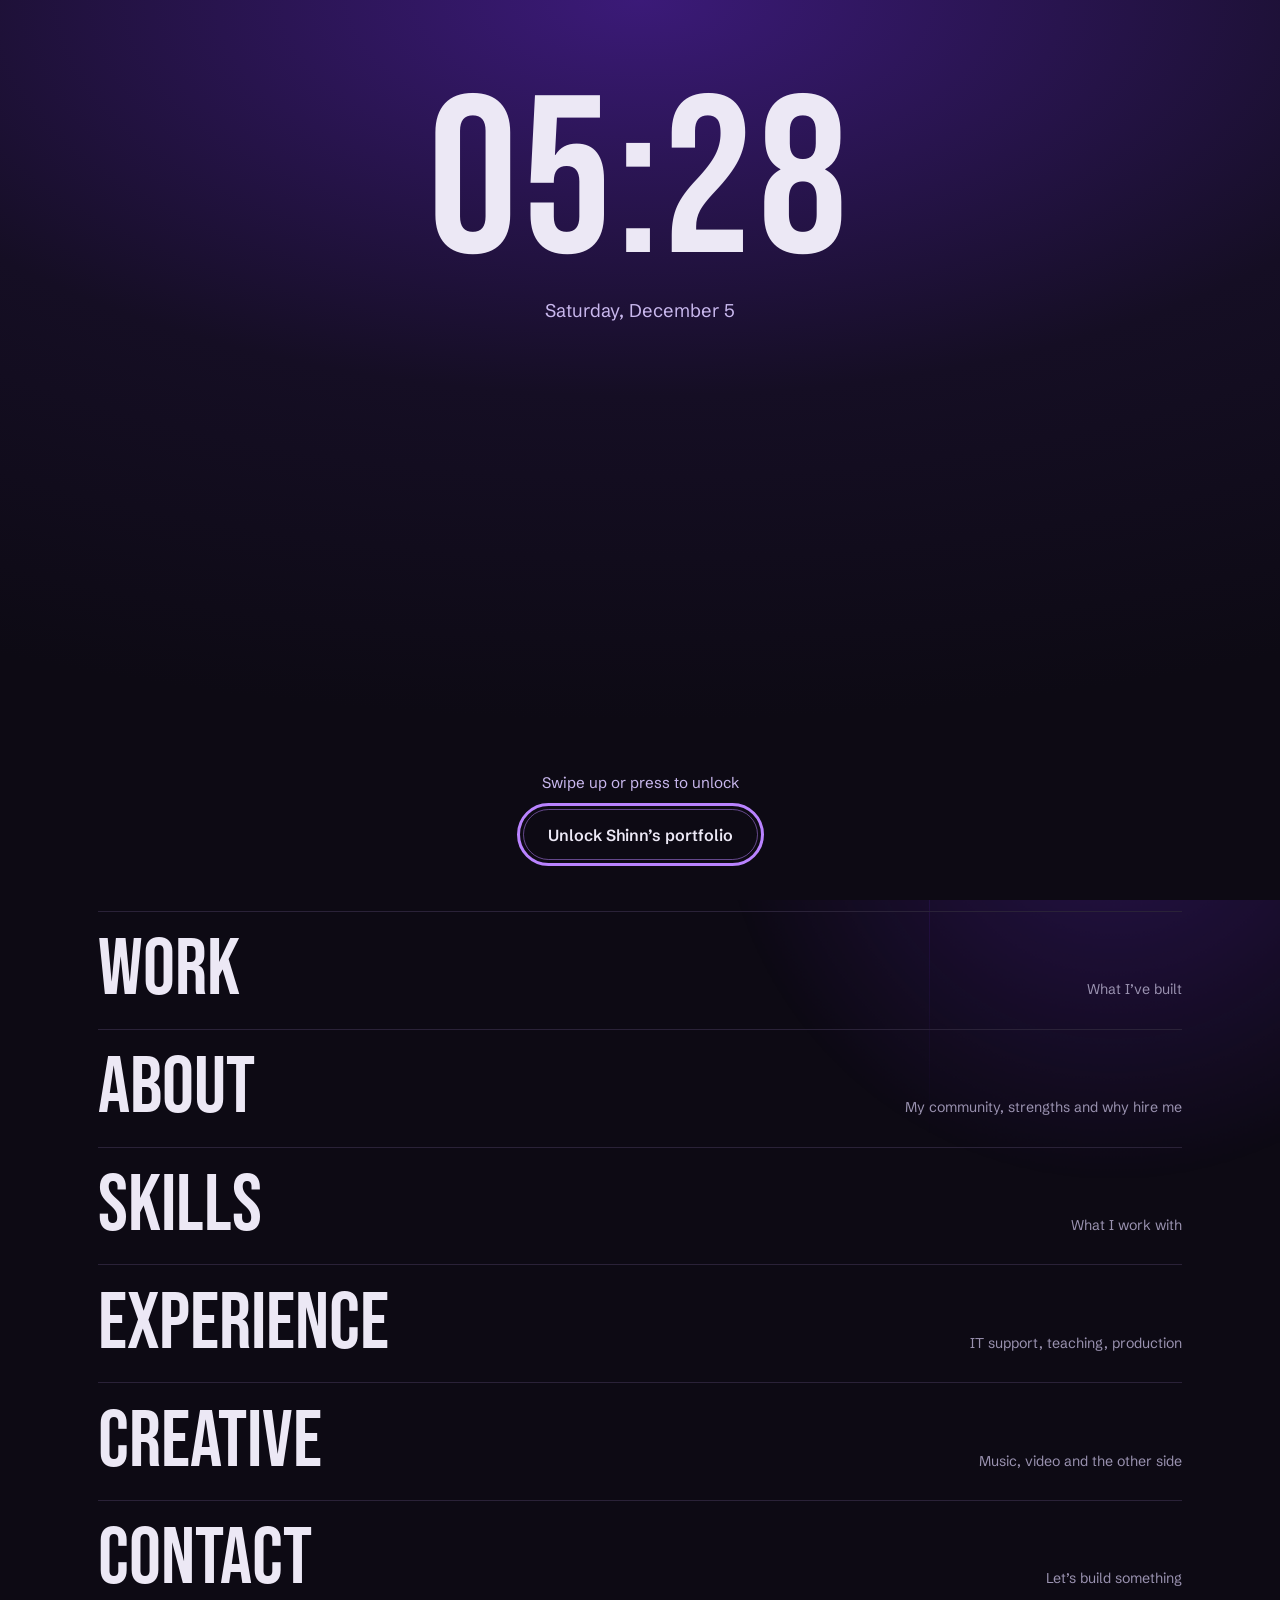
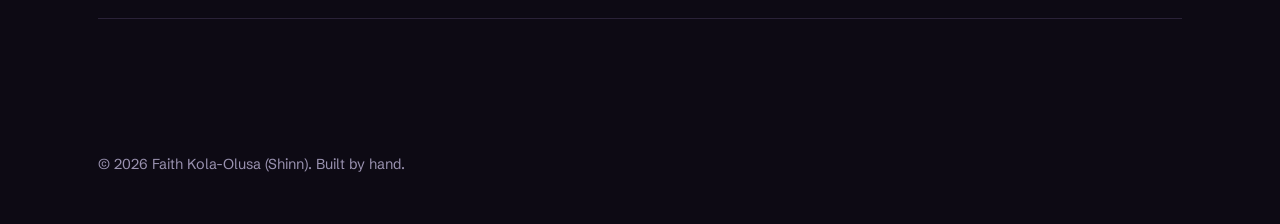
<file: index.html>
<!DOCTYPE html>
<html lang="en">
<head>
<meta charset="utf-8">
<meta name="viewport" content="width=device-width, initial-scale=1">
<title>Faith Kola-Olusa (Shinn 信) | Web design &amp; IT support</title>
<meta name="description" content="Faith Kola-Olusa, known as Shinn, builds fast, loud, hand-coded websites and web apps. Portfolio of recent projects.">
<meta name="author" content="Faith Kola-Olusa (Shinn)">
<meta name="theme-color" content="#0d0a14">
<link rel="preconnect" href="https://fonts.googleapis.com">
<link rel="preconnect" href="https://fonts.gstatic.com" crossorigin>
<link href="https://fonts.googleapis.com/css2?family=Bebas+Neue&family=Schibsted+Grotesk:wght@400;600&display=swap" rel="stylesheet">
<link rel="stylesheet" href="css/global.css">
<link rel="stylesheet" href="css/home.css">
</head>
<body class="locked">
<div class="aura a1" aria-hidden="true"></div><div class="aura a2" aria-hidden="true"></div><div class="aura follow" id="follow" aria-hidden="true"></div>
<canvas id="bg" aria-hidden="true"></canvas>
<div id="lock" role="dialog" aria-label="Welcome">
  <div><time id="clock">00:00</time><p class="date" id="date"></p></div>
  <div><span class="hint">Swipe up or press to unlock</span><button id="unlock" type="button">Unlock Shinn’s portfolio</button></div>
</div>
<div class="wrap">
  <header>
    <a class="brand" href="index.html"><strong>SHINN</strong></a>
    <nav aria-label="Primary"><a href="pages/work.html">Work</a><a href="pages/about.html">About</a><a href="pages/skills.html">Skills</a><a href="pages/experience.html">Experience</a><a href="pages/creative.html">Creative</a><a href="pages/about.html#why">Hire me</a><a href="pages/contact.html">Contact</a></nav>
  </header>
</div>
<div class="wrap">
<main>
    <div class="hero">
      <h1 class="name" id="name" aria-label="Faith Kola-Olusa, known as Shinn"></h1>
      <p class="fullname">Faith Kola-Olusa, aka Shinn</p>
      <div class="intro">
        <p>I build websites and web apps that move, hit hard, and ship.</p>
        <div class="meta">Hand-coded in HTML, CSS, JS and React. Open for freelance web design, and heading into IT support &amp; cybersecurity. <a href="pages/contact.html">Say hello</a>.</div>
      </div>
    </div>
  </main>
</div>
<div class="strip" aria-hidden="true">
  <div>
    <span>WEB DESIGN</span><span>REACT</span><span>JAVASCRIPT</span><span>PYTHON</span><span>MOTION</span><span>COMMUNITIES</span><span>GAME DEV</span>
    <span>WEB DESIGN</span><span>REACT</span><span>JAVASCRIPT</span><span>PYTHON</span><span>MOTION</span><span>COMMUNITIES</span><span>GAME DEV</span>
  </div>
</div>
<section class="jump" aria-label="Pages"><div class="wrap"><ul>
  <li><a href="pages/work.html"><span>Work</span><small>What I’ve built</small></a></li>
  <li><a href="pages/about.html"><span>About</span><small>My community, strengths and why hire me</small></a></li>
  <li><a href="pages/skills.html"><span>Skills</span><small>What I work with</small></a></li>
  <li><a href="pages/experience.html"><span>Experience</span><small>IT support, teaching, production</small></a></li>
  <li><a href="pages/creative.html"><span>Creative</span><small>Music, video and the other side</small></a></li>
  <li><a href="pages/contact.html"><span>Contact</span><small>Let’s build something</small></a></li>
</ul></div></section>
<div class="wrap">
  <footer>© <span id="yr"></span> Faith Kola-Olusa (Shinn). Built by hand.</footer>
</div>
<script src="js/global.js"></script>
<script src="js/home.js"></script>
<script src="js/background.js"></script>
</body>
</html>
</file>
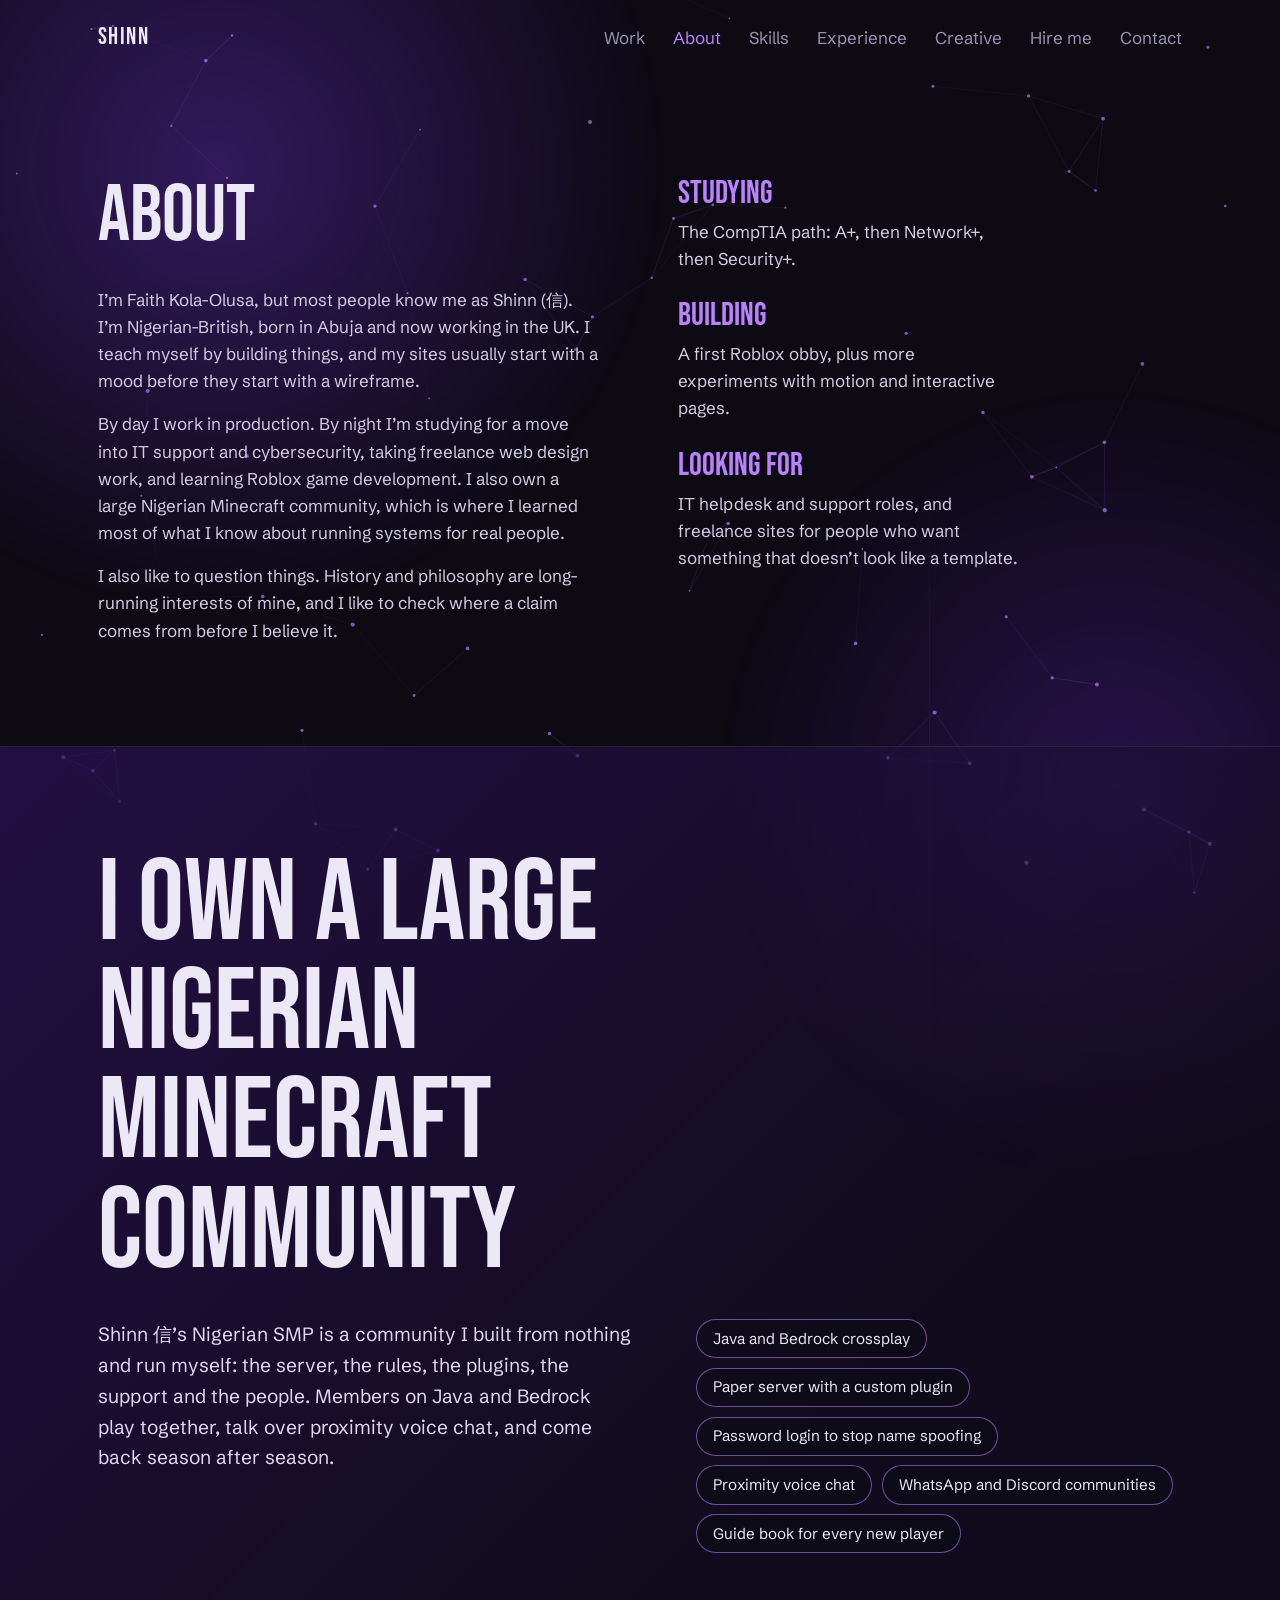
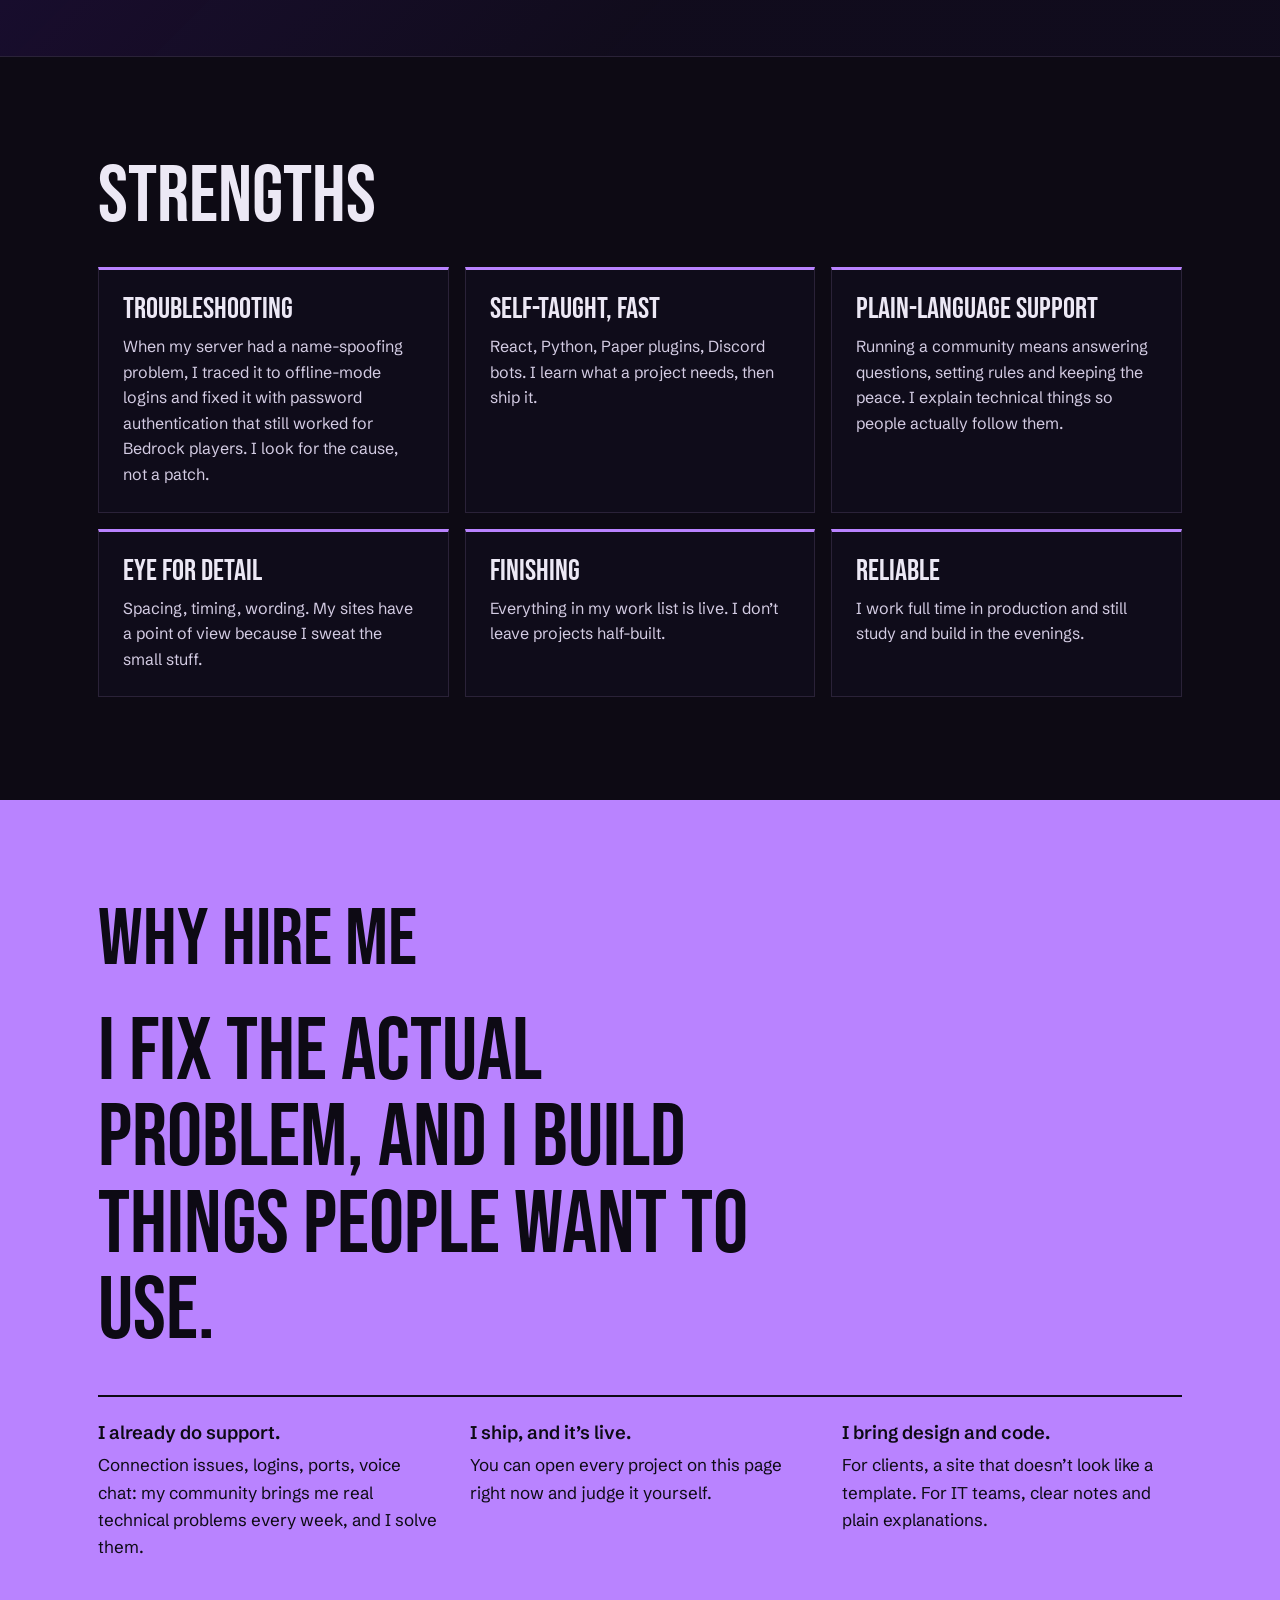
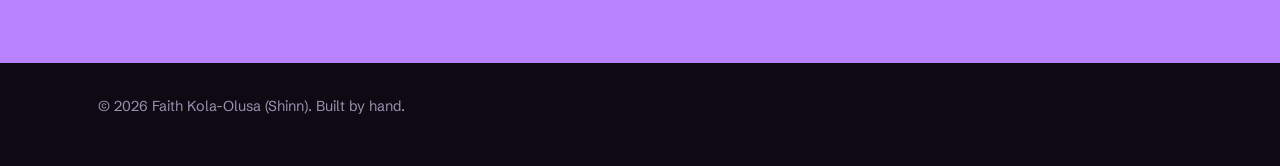
<file: pages/about.html>
<!DOCTYPE html>
<html lang="en">
<head>
<meta charset="utf-8">
<meta name="viewport" content="width=device-width, initial-scale=1">
<title>About | Faith Kola-Olusa (Shinn)</title>
<meta name="description" content="About Shinn: community owner, self-taught builder, and why to hire him.">
<meta name="author" content="Faith Kola-Olusa (Shinn)">
<meta name="theme-color" content="#0d0a14">
<link rel="preconnect" href="https://fonts.googleapis.com">
<link rel="preconnect" href="https://fonts.gstatic.com" crossorigin>
<link href="https://fonts.googleapis.com/css2?family=Bebas+Neue&family=Schibsted+Grotesk:wght@400;600&display=swap" rel="stylesheet">
<link rel="stylesheet" href="../css/global.css">
<link rel="stylesheet" href="../css/pages.css">
</head>
<body class="">
<div class="aura a1" aria-hidden="true"></div><div class="aura a2" aria-hidden="true"></div><div class="aura follow" id="follow" aria-hidden="true"></div>
<canvas id="bg" aria-hidden="true"></canvas>
<div class="wrap">
  <header>
    <a class="brand" href="../index.html"><strong>SHINN</strong></a>
    <nav aria-label="Primary"><a href="work.html">Work</a><a href="about.html">About</a><a href="skills.html">Skills</a><a href="experience.html">Experience</a><a href="creative.html">Creative</a><a href="about.html#why">Hire me</a><a href="contact.html">Contact</a></nav>
  </header>
</div>
<div class="wrap">
<section id="about"><div class="two"><div><h2>About</h2>
        <p>I’m Faith Kola-Olusa, but most people know me as Shinn (信). I’m Nigerian-British, born in Abuja and now working in the UK. I teach myself by building things, and my sites usually start with a mood before they start with a wireframe.</p>
        <p>By day I work in production. By night I’m studying for a move into IT support and cybersecurity, taking freelance web design work, and learning Roblox game development. I also own a large Nigerian Minecraft community, which is where I learned most of what I know about running systems for real people.</p>
        <p>I also like to question things. History and philosophy are long-running interests of mine, and I like to check where a claim comes from before I believe it.</p>
      </div>
<div class="now">
      <div>
        <h3>Studying</h3>
        <p>The CompTIA path: A+, then Network+, then Security+.</p>
      </div>
      <div>
        <h3>Building</h3>
        <p>A first Roblox obby, plus more experiments with motion and interactive pages.</p>
      </div>
      <div>
        <h3>Looking for</h3>
        <p>IT helpdesk and support roles, and freelance sites for people who want something that doesn’t look like a template.</p>
      </div>
</div></div></section>
</div>
<section class="community" id="community">
  <div class="wrap">
    <h2>I own a large Nigerian Minecraft community</h2>
    <div class="cgrid">
      <p>Shinn 信’s Nigerian SMP is a community I built from nothing and run myself: the server, the rules, the plugins, the support and the people. Members on Java and Bedrock play together, talk over proximity voice chat, and come back season after season.</p>
      <ul class="chips">
        <li>Java and Bedrock crossplay</li>
        <li>Paper server with a custom plugin</li>
        <li>Password login to stop name spoofing</li>
        <li>Proximity voice chat</li>
        <li>WhatsApp and Discord communities</li>
        <li>Guide book for every new player</li>
      </ul>
    </div>
  </div>
</section>
<section class="strengths" id="strengths">
  <div class="wrap">
    <h2>Strengths</h2>
    <div class="tiles">
      <div><h3>Troubleshooting</h3><p>When my server had a name-spoofing problem, I traced it to offline-mode logins and fixed it with password authentication that still worked for Bedrock players. I look for the cause, not a patch.</p></div>
      <div><h3>Self-taught, fast</h3><p>React, Python, Paper plugins, Discord bots. I learn what a project needs, then ship it.</p></div>
      <div><h3>Plain-language support</h3><p>Running a community means answering questions, setting rules and keeping the peace. I explain technical things so people actually follow them.</p></div>
      <div><h3>Eye for detail</h3><p>Spacing, timing, wording. My sites have a point of view because I sweat the small stuff.</p></div>
      <div><h3>Finishing</h3><p>Everything in my work list is live. I don’t leave projects half-built.</p></div>
      <div><h3>Reliable</h3><p>I work full time in production and still study and build in the evenings.</p></div>
    </div>
  </div>
</section>
<section class="why" id="why">
  <div class="wrap">
    <h2>Why hire me</h2>
    <p class="lead">I fix the actual problem, and I build things people want to use.</p>
    <div class="reasons">
      <div><h3>I already do support.</h3><p>Connection issues, logins, ports, voice chat: my community brings me real technical problems every week, and I solve them.</p></div>
      <div><h3>I ship, and it’s live.</h3><p>You can open every project on this page right now and judge it yourself.</p></div>
      <div><h3>I bring design and code.</h3><p>For clients, a site that doesn’t look like a template. For IT teams, clear notes and plain explanations.</p></div>
    </div>
  </div>
</section>
<div class="wrap">
  <footer>© <span id="yr"></span> Faith Kola-Olusa (Shinn). Built by hand.</footer>
</div>
<script src="../js/global.js"></script>
<script src="../js/background.js"></script>
</body>
</html>
</file>
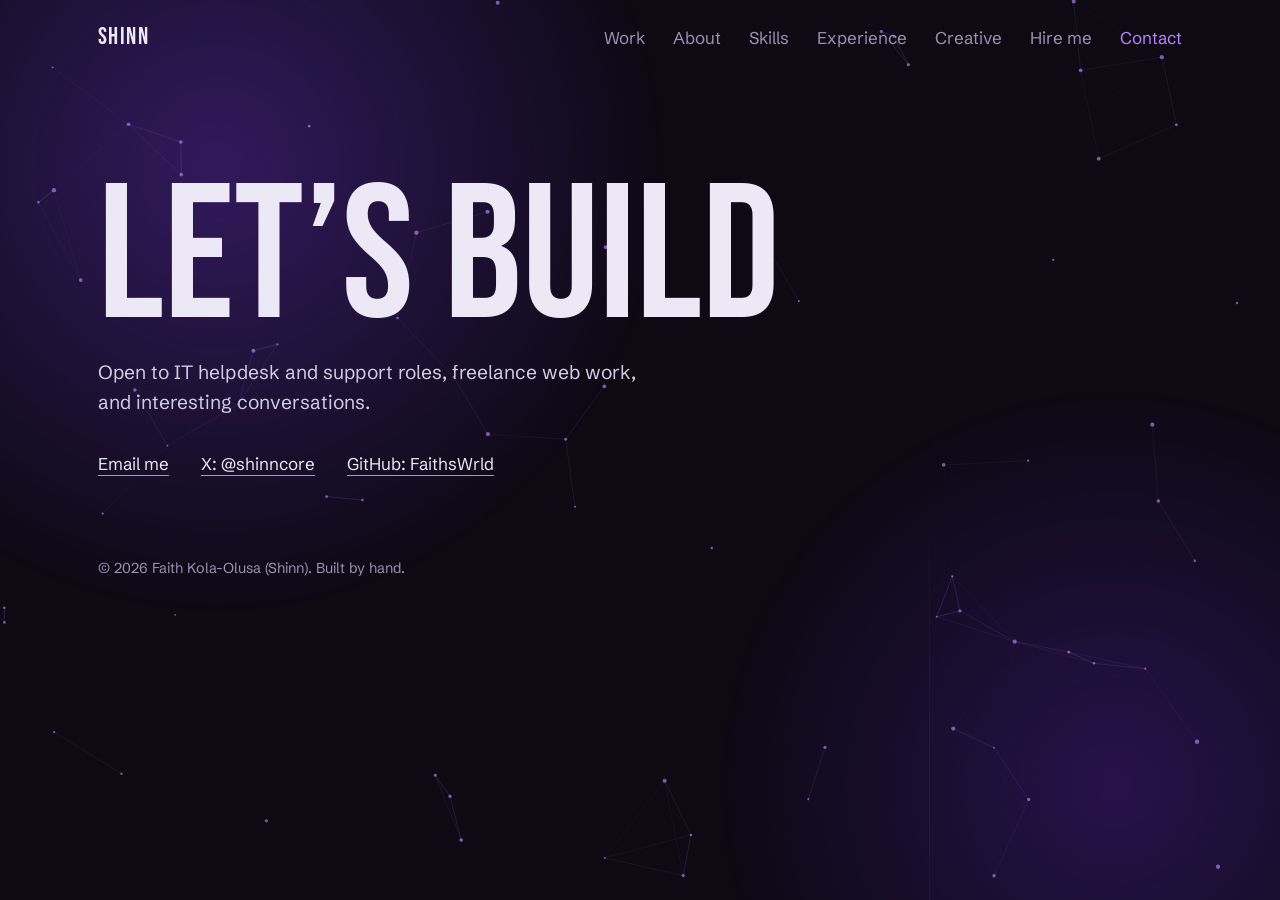
<file: pages/contact.html>
<!DOCTYPE html>
<html lang="en">
<head>
<meta charset="utf-8">
<meta name="viewport" content="width=device-width, initial-scale=1">
<title>Contact | Faith Kola-Olusa (Shinn)</title>
<meta name="description" content="Get in touch with Shinn.">
<meta name="author" content="Faith Kola-Olusa (Shinn)">
<meta name="theme-color" content="#0d0a14">
<link rel="preconnect" href="https://fonts.googleapis.com">
<link rel="preconnect" href="https://fonts.gstatic.com" crossorigin>
<link href="https://fonts.googleapis.com/css2?family=Bebas+Neue&family=Schibsted+Grotesk:wght@400;600&display=swap" rel="stylesheet">
<link rel="stylesheet" href="../css/global.css">
<link rel="stylesheet" href="../css/pages.css">
</head>
<body class="">
<div class="aura a1" aria-hidden="true"></div><div class="aura a2" aria-hidden="true"></div><div class="aura follow" id="follow" aria-hidden="true"></div>
<canvas id="bg" aria-hidden="true"></canvas>
<div class="wrap">
  <header>
    <a class="brand" href="../index.html"><strong>SHINN</strong></a>
    <nav aria-label="Primary"><a href="work.html">Work</a><a href="about.html">About</a><a href="skills.html">Skills</a><a href="experience.html">Experience</a><a href="creative.html">Creative</a><a href="about.html#why">Hire me</a><a href="contact.html">Contact</a></nav>
  </header>
</div>
<div class="wrap">
<section class="contact" id="contact">
    <h2><a href="mailto:kolaolusafaith43@gmail.com">Let’s build</a></h2>
    <p class="lede">Open to IT helpdesk and support roles, freelance web work, and interesting conversations.</p>
    <div class="links">
      <a href="mailto:kolaolusafaith43@gmail.com">Email me</a>
      <a href="https://x.com/shinncore">X: @shinncore</a>
      <a href="https://github.com/FaithsWrld">GitHub: FaithsWrld</a>
    </div>
  </section>
</div>
<div class="wrap">
  <footer>© <span id="yr"></span> Faith Kola-Olusa (Shinn). Built by hand.</footer>
</div>
<script src="../js/global.js"></script>
<script src="../js/background.js"></script>
</body>
</html>
</file>
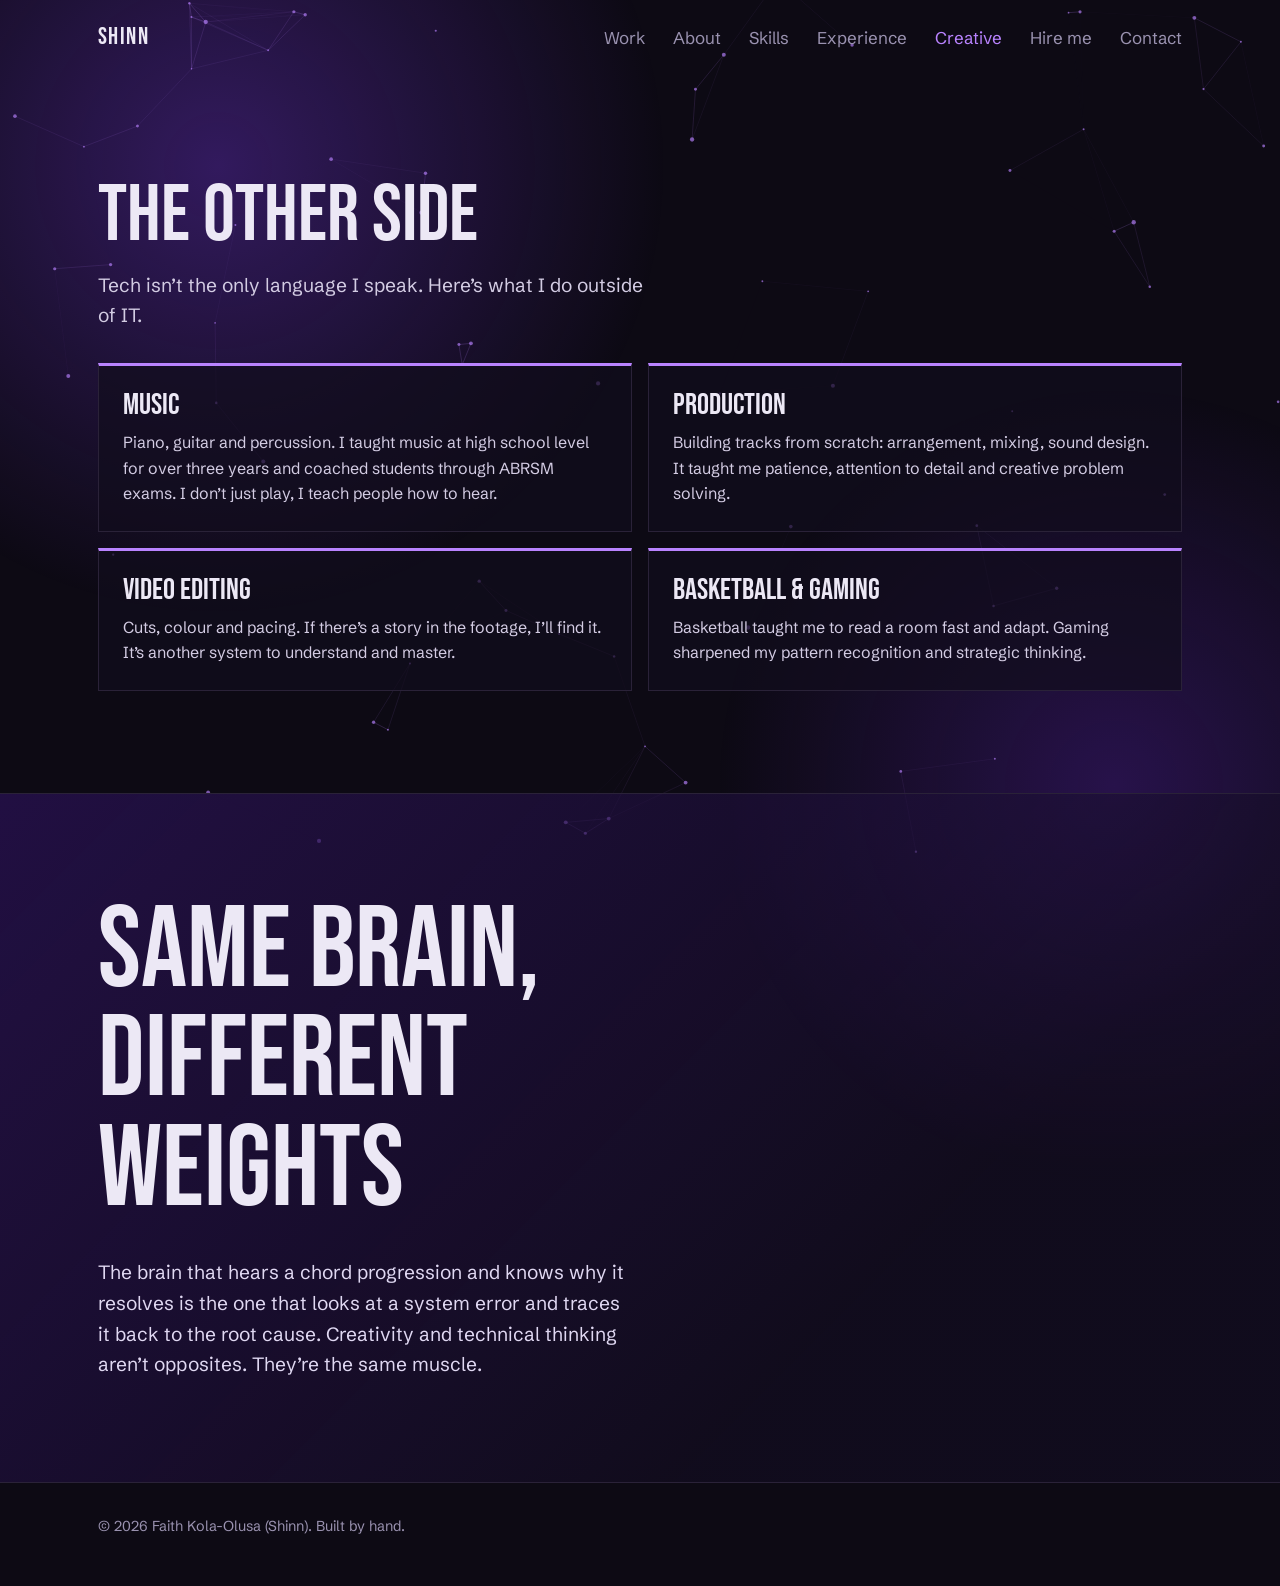
<file: pages/creative.html>
<!DOCTYPE html>
<html lang="en">
<head>
<meta charset="utf-8">
<meta name="viewport" content="width=device-width, initial-scale=1">
<title>Creative | Faith Kola-Olusa (Shinn)</title>
<meta name="description" content="Music, production, video and the other side of Shinn.">
<meta name="author" content="Faith Kola-Olusa (Shinn)">
<meta name="theme-color" content="#0d0a14">
<link rel="preconnect" href="https://fonts.googleapis.com">
<link rel="preconnect" href="https://fonts.gstatic.com" crossorigin>
<link href="https://fonts.googleapis.com/css2?family=Bebas+Neue&family=Schibsted+Grotesk:wght@400;600&display=swap" rel="stylesheet">
<link rel="stylesheet" href="../css/global.css">
<link rel="stylesheet" href="../css/pages.css">
</head>
<body class="">
<div class="aura a1" aria-hidden="true"></div><div class="aura a2" aria-hidden="true"></div><div class="aura follow" id="follow" aria-hidden="true"></div>
<canvas id="bg" aria-hidden="true"></canvas>
<div class="wrap">
  <header>
    <a class="brand" href="../index.html"><strong>SHINN</strong></a>
    <nav aria-label="Primary"><a href="work.html">Work</a><a href="about.html">About</a><a href="skills.html">Skills</a><a href="experience.html">Experience</a><a href="creative.html">Creative</a><a href="about.html#why">Hire me</a><a href="contact.html">Contact</a></nav>
  </header>
</div>
<div class="wrap">
<section id="creative"><h2>The other side</h2>
<p class="lede">Tech isn’t the only language I speak. Here’s what I do outside of IT.</p>
<div class="tiles two">
<div><h3>Music</h3><p>Piano, guitar and percussion. I taught music at high school level for over three years and coached students through ABRSM exams. I don’t just play, I teach people how to hear.</p></div>
<div><h3>Production</h3><p>Building tracks from scratch: arrangement, mixing, sound design. It taught me patience, attention to detail and creative problem solving.</p></div>
<div><h3>Video editing</h3><p>Cuts, colour and pacing. If there’s a story in the footage, I’ll find it. It’s another system to understand and master.</p></div>
<div><h3>Basketball &amp; gaming</h3><p>Basketball taught me to read a room fast and adapt. Gaming sharpened my pattern recognition and strategic thinking.</p></div>
</div></section>
</div>
<section class="community"><div class="wrap"><h2>Same brain, different weights</h2>
<div class="cgrid"><p>The brain that hears a chord progression and knows why it resolves is the one that looks at a system error and traces it back to the root cause. Creativity and technical thinking aren’t opposites. They’re the same muscle.</p></div></div></section>
<div class="wrap">
  <footer>© <span id="yr"></span> Faith Kola-Olusa (Shinn). Built by hand.</footer>
</div>
<script src="../js/global.js"></script>
<script src="../js/background.js"></script>
</body>
</html>
</file>
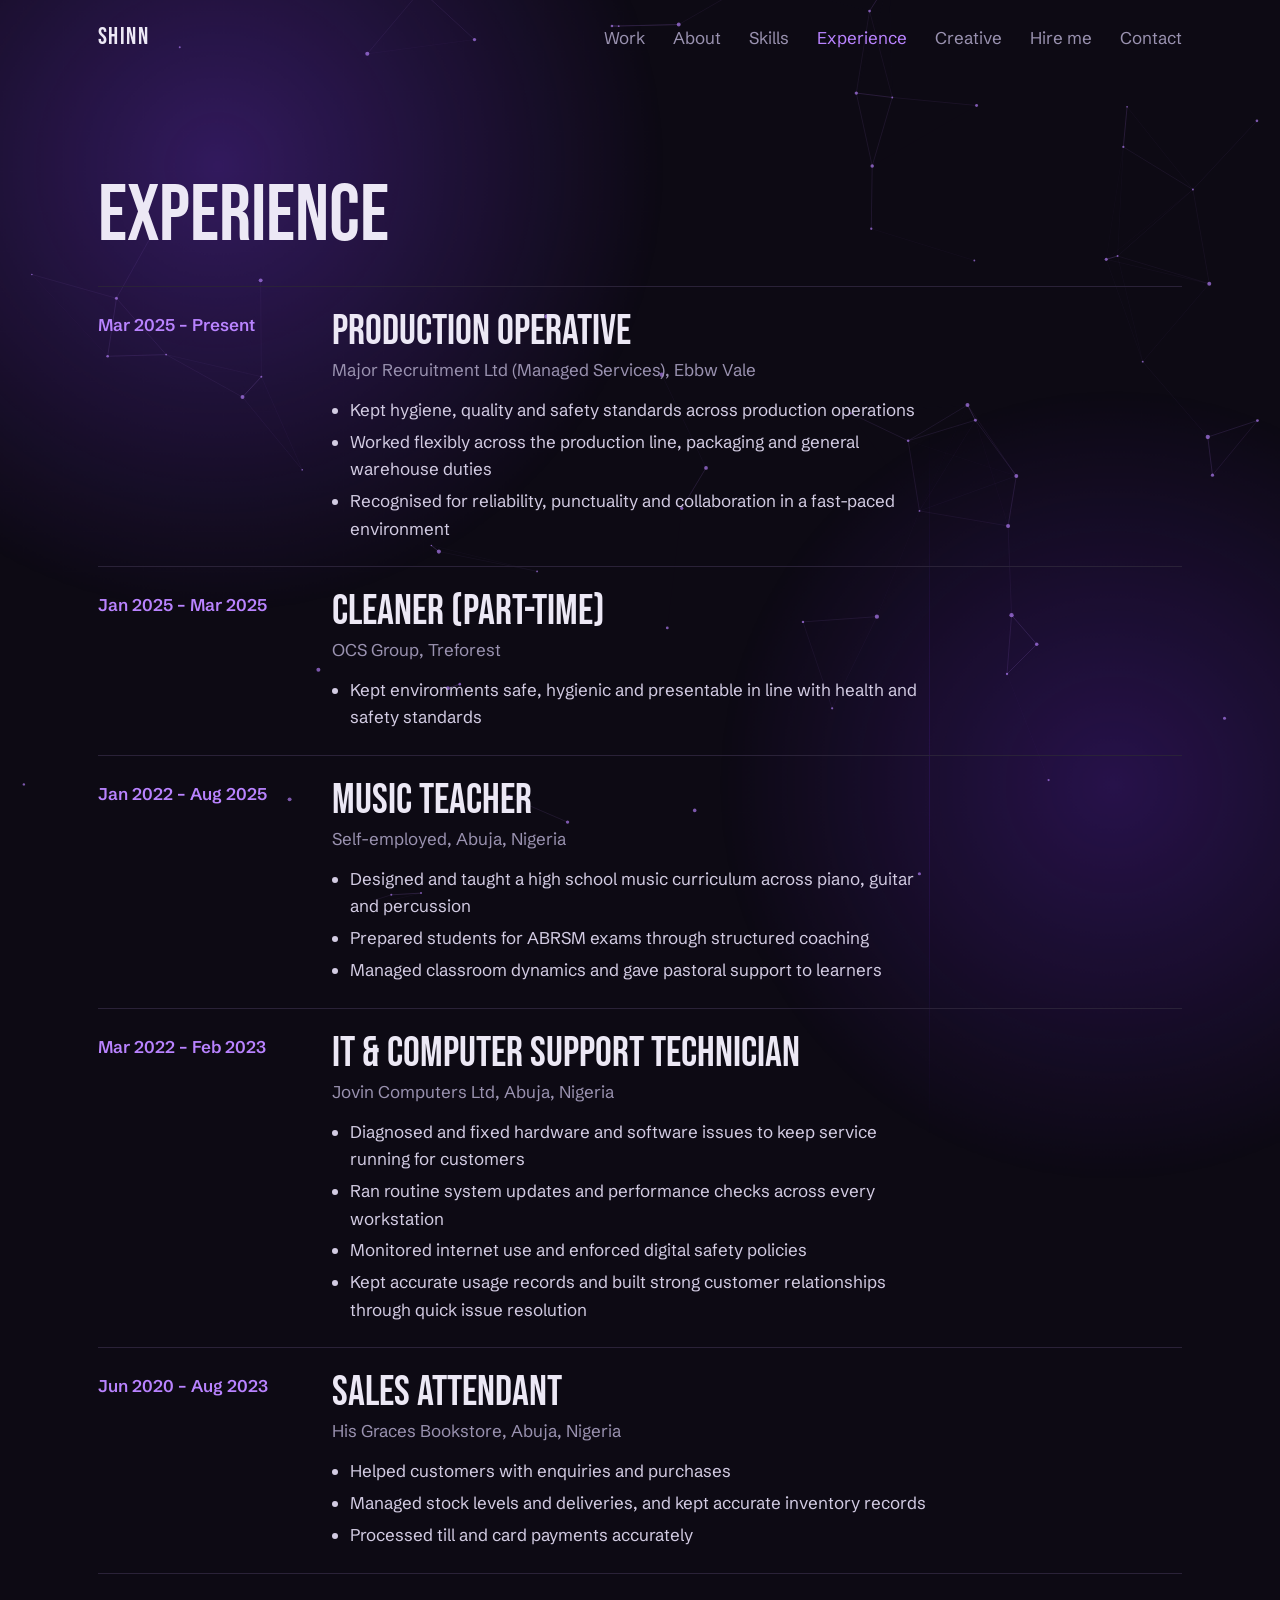
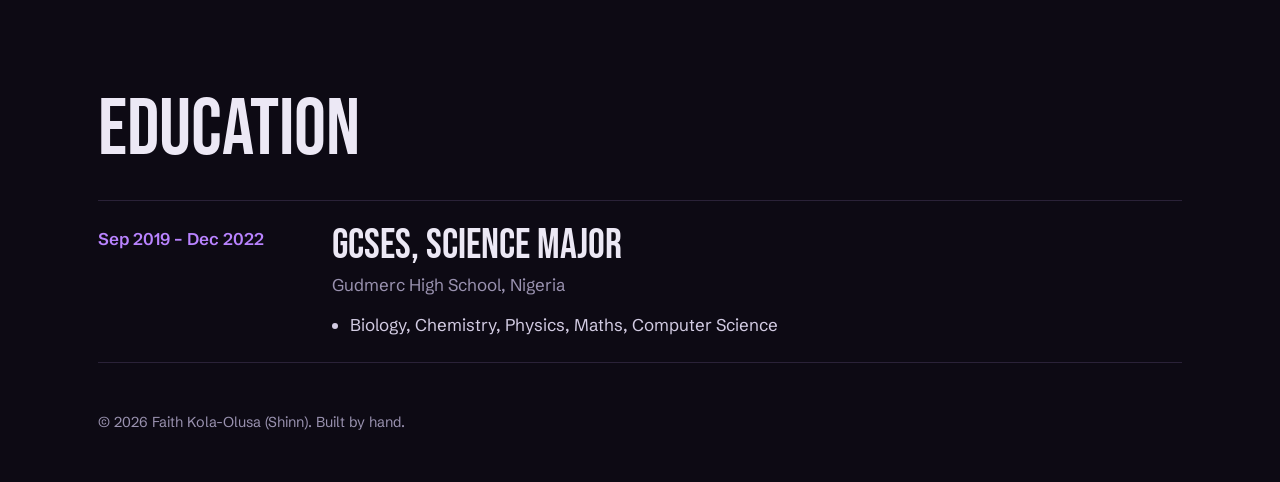
<file: pages/experience.html>
<!DOCTYPE html>
<html lang="en">
<head>
<meta charset="utf-8">
<meta name="viewport" content="width=device-width, initial-scale=1">
<title>Experience | Faith Kola-Olusa (Shinn)</title>
<meta name="description" content="Work experience and education.">
<meta name="author" content="Faith Kola-Olusa (Shinn)">
<meta name="theme-color" content="#0d0a14">
<link rel="preconnect" href="https://fonts.googleapis.com">
<link rel="preconnect" href="https://fonts.gstatic.com" crossorigin>
<link href="https://fonts.googleapis.com/css2?family=Bebas+Neue&family=Schibsted+Grotesk:wght@400;600&display=swap" rel="stylesheet">
<link rel="stylesheet" href="../css/global.css">
<link rel="stylesheet" href="../css/pages.css">
</head>
<body class="">
<div class="aura a1" aria-hidden="true"></div><div class="aura a2" aria-hidden="true"></div><div class="aura follow" id="follow" aria-hidden="true"></div>
<canvas id="bg" aria-hidden="true"></canvas>
<div class="wrap">
  <header>
    <a class="brand" href="../index.html"><strong>SHINN</strong></a>
    <nav aria-label="Primary"><a href="work.html">Work</a><a href="about.html">About</a><a href="skills.html">Skills</a><a href="experience.html">Experience</a><a href="creative.html">Creative</a><a href="about.html#why">Hire me</a><a href="contact.html">Contact</a></nav>
  </header>
</div>
<div class="wrap">
<section class="xp" id="experience"><h2>Experience</h2>
<article><div class="when">Mar 2025 – Present</div><div><h3>Production Operative</h3><p class="org">Major Recruitment Ltd (Managed Services), Ebbw Vale</p><ul><li>Kept hygiene, quality and safety standards across production operations</li><li>Worked flexibly across the production line, packaging and general warehouse duties</li><li>Recognised for reliability, punctuality and collaboration in a fast-paced environment</li></ul></div></article>
<article><div class="when">Jan 2025 – Mar 2025</div><div><h3>Cleaner (part-time)</h3><p class="org">OCS Group, Treforest</p><ul><li>Kept environments safe, hygienic and presentable in line with health and safety standards</li></ul></div></article>
<article><div class="when">Jan 2022 – Aug 2025</div><div><h3>Music Teacher</h3><p class="org">Self-employed, Abuja, Nigeria</p><ul><li>Designed and taught a high school music curriculum across piano, guitar and percussion</li><li>Prepared students for ABRSM exams through structured coaching</li><li>Managed classroom dynamics and gave pastoral support to learners</li></ul></div></article>
<article><div class="when">Mar 2022 – Feb 2023</div><div><h3>IT &amp; Computer Support Technician</h3><p class="org">Jovin Computers Ltd, Abuja, Nigeria</p><ul><li>Diagnosed and fixed hardware and software issues to keep service running for customers</li><li>Ran routine system updates and performance checks across every workstation</li><li>Monitored internet use and enforced digital safety policies</li><li>Kept accurate usage records and built strong customer relationships through quick issue resolution</li></ul></div></article>
<article><div class="when">Jun 2020 – Aug 2023</div><div><h3>Sales Attendant</h3><p class="org">His Graces Bookstore, Abuja, Nigeria</p><ul><li>Helped customers with enquiries and purchases</li><li>Managed stock levels and deliveries, and kept accurate inventory records</li><li>Processed till and card payments accurately</li></ul></div></article>
</section>
<section class="xp" id="education"><h2>Education</h2>
<article><div class="when">Sep 2019 – Dec 2022</div><div><h3>GCSEs, Science major</h3><p class="org">Gudmerc High School, Nigeria</p><ul><li>Biology, Chemistry, Physics, Maths, Computer Science</li></ul></div></article>
</section>
</div>
<div class="wrap">
  <footer>© <span id="yr"></span> Faith Kola-Olusa (Shinn). Built by hand.</footer>
</div>
<script src="../js/global.js"></script>
<script src="../js/background.js"></script>
</body>
</html>
</file>
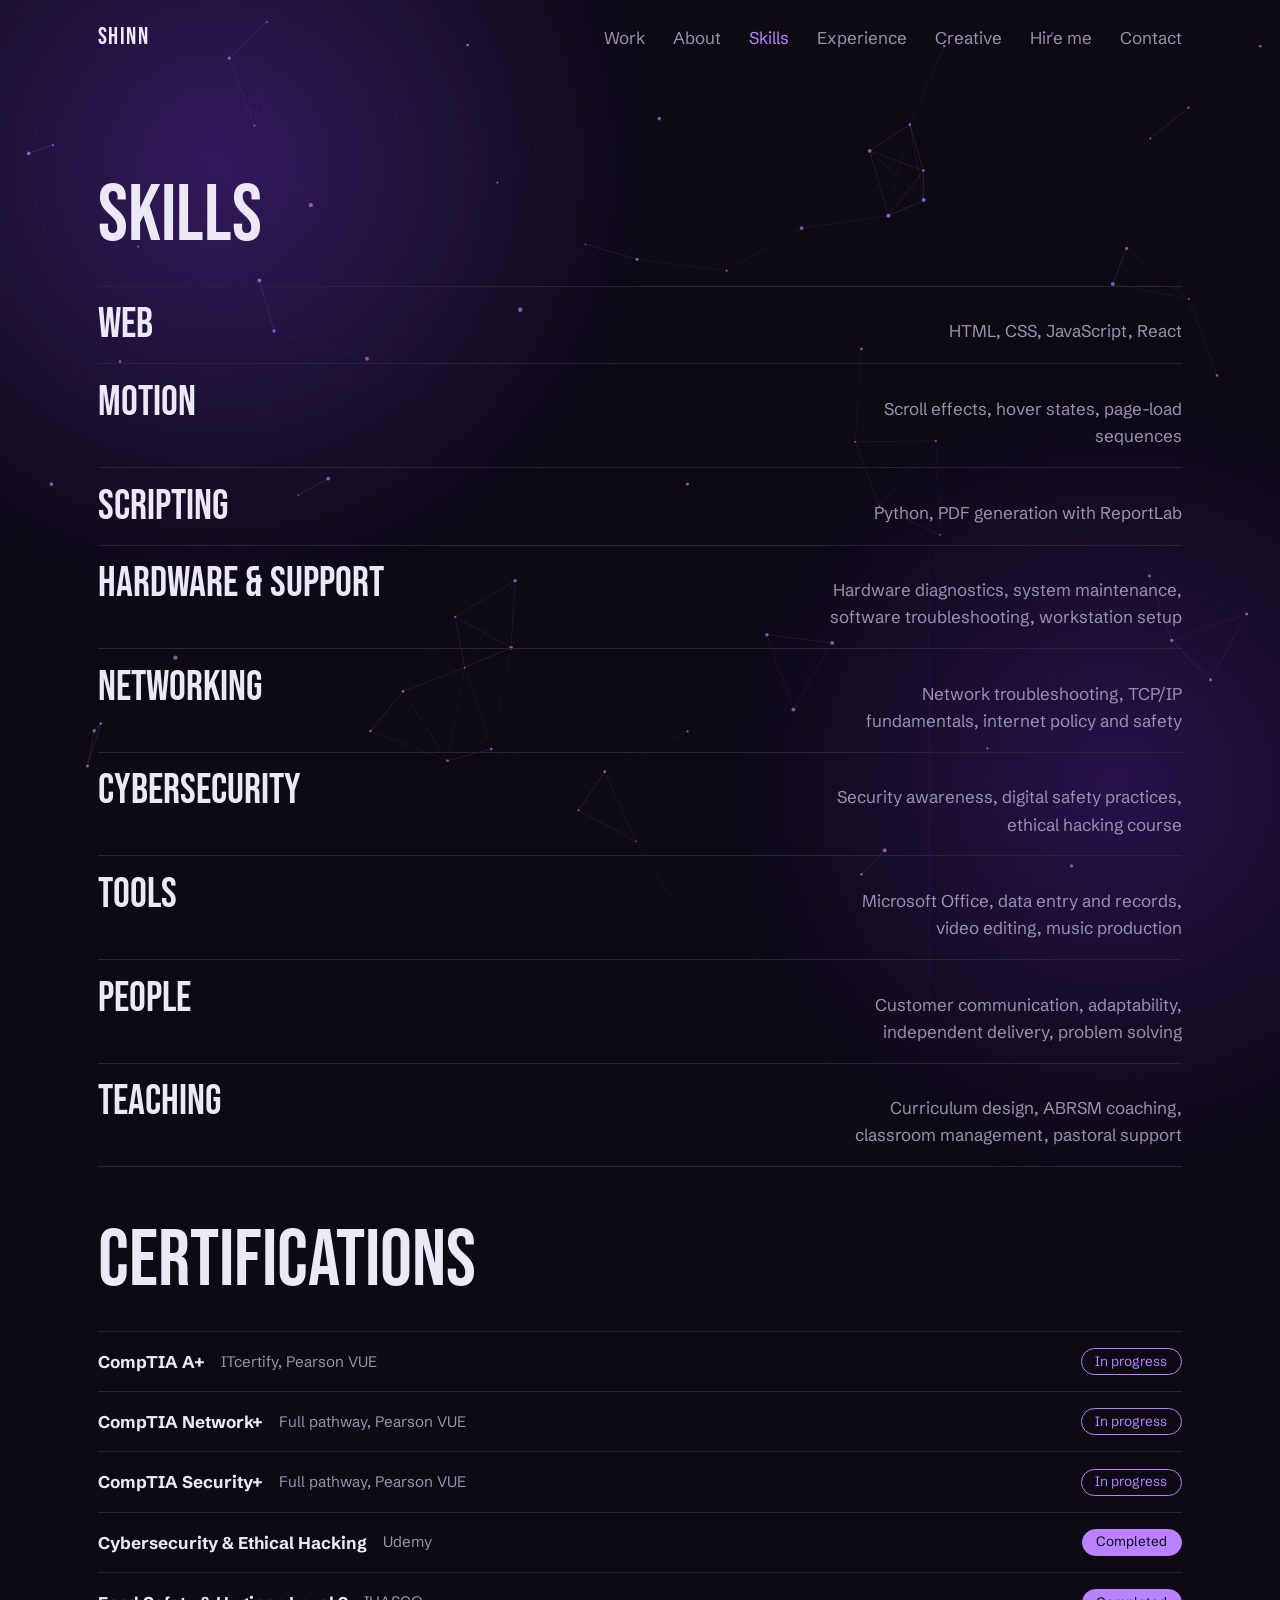
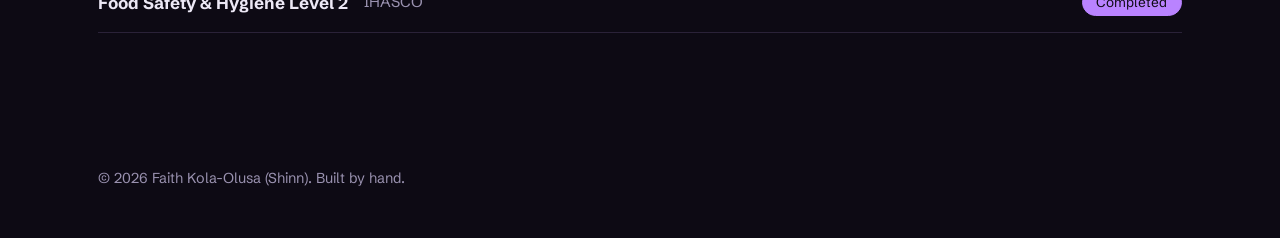
<file: pages/skills.html>
<!DOCTYPE html>
<html lang="en">
<head>
<meta charset="utf-8">
<meta name="viewport" content="width=device-width, initial-scale=1">
<title>Skills | Faith Kola-Olusa (Shinn)</title>
<meta name="description" content="What Shinn works with, and his certifications.">
<meta name="author" content="Faith Kola-Olusa (Shinn)">
<meta name="theme-color" content="#0d0a14">
<link rel="preconnect" href="https://fonts.googleapis.com">
<link rel="preconnect" href="https://fonts.gstatic.com" crossorigin>
<link href="https://fonts.googleapis.com/css2?family=Bebas+Neue&family=Schibsted+Grotesk:wght@400;600&display=swap" rel="stylesheet">
<link rel="stylesheet" href="../css/global.css">
<link rel="stylesheet" href="../css/pages.css">
</head>
<body class="">
<div class="aura a1" aria-hidden="true"></div><div class="aura a2" aria-hidden="true"></div><div class="aura follow" id="follow" aria-hidden="true"></div>
<canvas id="bg" aria-hidden="true"></canvas>
<div class="wrap">
  <header>
    <a class="brand" href="../index.html"><strong>SHINN</strong></a>
    <nav aria-label="Primary"><a href="work.html">Work</a><a href="about.html">About</a><a href="skills.html">Skills</a><a href="experience.html">Experience</a><a href="creative.html">Creative</a><a href="about.html#why">Hire me</a><a href="contact.html">Contact</a></nav>
  </header>
</div>
<div class="wrap">
<section class="skillpage" id="skills"><h2>Skills</h2>
<dl class="skills" aria-label="Skills">
<div><dt>Web</dt><dd>HTML, CSS, JavaScript, React</dd></div>
<div><dt>Motion</dt><dd>Scroll effects, hover states, page-load sequences</dd></div>
<div><dt>Scripting</dt><dd>Python, PDF generation with ReportLab</dd></div>
<div><dt>Hardware &amp; support</dt><dd>Hardware diagnostics, system maintenance, software troubleshooting, workstation setup</dd></div>
<div><dt>Networking</dt><dd>Network troubleshooting, TCP/IP fundamentals, internet policy and safety</dd></div>
<div><dt>Cybersecurity</dt><dd>Security awareness, digital safety practices, ethical hacking course</dd></div>
<div><dt>Tools</dt><dd>Microsoft Office, data entry and records, video editing, music production</dd></div>
<div><dt>People</dt><dd>Customer communication, adaptability, independent delivery, problem solving</dd></div>
<div><dt>Teaching</dt><dd>Curriculum design, ABRSM coaching, classroom management, pastoral support</dd></div>
</dl>
<h2 class="sub">Certifications</h2>
<div class="certs">
<div><div><strong>CompTIA A+</strong><span>ITcertify, Pearson VUE</span></div><em class="status">In progress</em></div>
<div><div><strong>CompTIA Network+</strong><span>Full pathway, Pearson VUE</span></div><em class="status">In progress</em></div>
<div><div><strong>CompTIA Security+</strong><span>Full pathway, Pearson VUE</span></div><em class="status">In progress</em></div>
<div><div><strong>Cybersecurity &amp; Ethical Hacking</strong><span>Udemy</span></div><em class="status done">Completed</em></div>
<div><div><strong>Food Safety &amp; Hygiene Level 2</strong><span>IHASCO</span></div><em class="status done">Completed</em></div>
</div>
</section>
</div>
<div class="wrap">
  <footer>© <span id="yr"></span> Faith Kola-Olusa (Shinn). Built by hand.</footer>
</div>
<script src="../js/global.js"></script>
<script src="../js/background.js"></script>
</body>
</html>
</file>
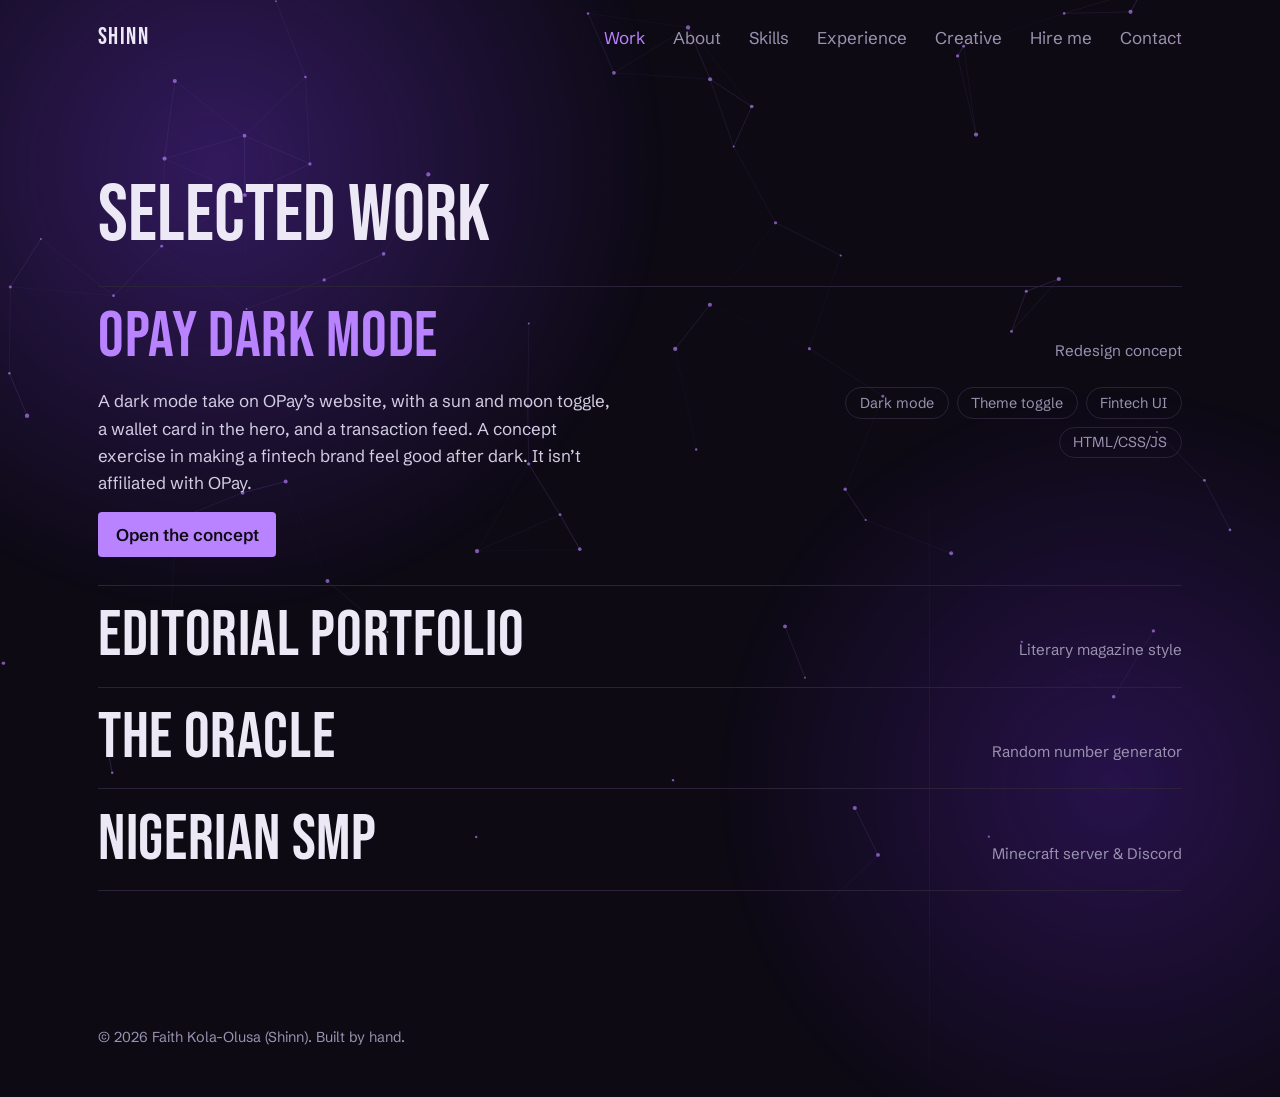
<file: pages/work.html>
<!DOCTYPE html>
<html lang="en">
<head>
<meta charset="utf-8">
<meta name="viewport" content="width=device-width, initial-scale=1">
<title>Work | Faith Kola-Olusa (Shinn)</title>
<meta name="description" content="Selected projects by Shinn.">
<meta name="author" content="Faith Kola-Olusa (Shinn)">
<meta name="theme-color" content="#0d0a14">
<link rel="preconnect" href="https://fonts.googleapis.com">
<link rel="preconnect" href="https://fonts.gstatic.com" crossorigin>
<link href="https://fonts.googleapis.com/css2?family=Bebas+Neue&family=Schibsted+Grotesk:wght@400;600&display=swap" rel="stylesheet">
<link rel="stylesheet" href="../css/global.css">
<link rel="stylesheet" href="../css/pages.css">
</head>
<body class="">
<div class="aura a1" aria-hidden="true"></div><div class="aura a2" aria-hidden="true"></div><div class="aura follow" id="follow" aria-hidden="true"></div>
<canvas id="bg" aria-hidden="true"></canvas>
<div class="wrap">
  <header>
    <a class="brand" href="../index.html"><strong>SHINN</strong></a>
    <nav aria-label="Primary"><a href="work.html">Work</a><a href="about.html">About</a><a href="skills.html">Skills</a><a href="experience.html">Experience</a><a href="creative.html">Creative</a><a href="about.html#why">Hire me</a><a href="contact.html">Contact</a></nav>
  </header>
</div>
<div class="wrap">
<section class="work" id="work">
    <h2>Selected work</h2>



    <details open>
      <summary><h3>OPay Dark Mode</h3><small>Redesign concept</small></summary>
      <div class="body">
        <div>
          <p>A dark mode take on OPay’s website, with a sun and moon toggle, a wallet card in the hero, and a transaction feed. A concept exercise in making a fintech brand feel good after dark. It isn’t affiliated with OPay.</p>
          <a class="visit" href="https://faithswrld.github.io/Opay-web-dark-mode/">Open the concept</a>
        </div>
        <ul class="tags"><li>Dark mode</li><li>Theme toggle</li><li>Fintech UI</li><li>HTML/CSS/JS</li></ul>
      </div>
    </details>

    <details>
      <summary><h3>Editorial Portfolio</h3><small>Literary magazine style</small></summary>
      <div class="body">
        <div>
          <p>A portfolio for a writer, laid out like a literary magazine. Serif type, generous margins, and a reading pace instead of a scroll-hijack. It shows the opposite end of my range from the loud work above.</p>
          <a class="visit" href="https://faithswrld.github.io/Sorakeiusura">Open the site</a>
        </div>
        <ul class="tags"><li>Typography</li><li>Editorial layout</li><li>HTML/CSS</li></ul>
      </div>
    </details>

    <details>
      <summary><h3>The Oracle</h3><small>Random number generator</small></summary>
      <div class="body">
        <div>
          <p>A random number generator that pairs every number with an AI-written weird life fact. Built in vanilla HTML, CSS and JS, and small on purpose: a test of how much personality a single-purpose tool can carry.</p>
          <a class="visit" href="https://faithswrld.github.io/the-oracle-rng/">Try it</a>
        </div>
        <ul class="tags"><li>Vanilla JS</li><li>AI-powered content</li><li>Interaction design</li></ul>
      </div>
    </details>

    <details>
      <summary><h3>Nigerian SMP</h3><small>Minecraft server &amp; Discord</small></summary>
      <div class="body">
        <div>
          <p>A Minecraft survival server and Discord community I run. Setup, rules, moderation and the people who show up. Good practice in keeping a group running smoothly.</p>
        </div>
        <ul class="tags"><li>Community</li><li>Server admin</li><li>Discord</li></ul>
      </div>
    </details>
  </section>
</div>
<div class="wrap">
  <footer>© <span id="yr"></span> Faith Kola-Olusa (Shinn). Built by hand.</footer>
</div>
<script src="../js/global.js"></script>
<script src="../js/background.js"></script>
</body>
</html>
</file>
<file: css/global.css>
/* Shared: tokens, reset, nav, footer */

:root{
  --bg:#0d0a14; --fg:#ece8f5; --mute:#9a92b0; --line:#2a2238; --lime:#b983ff; --deep:#6d28d9;
  --display:"Bebas Neue",Impact,"Arial Narrow",sans-serif;
  --body:"Schibsted Grotesk",system-ui,-apple-system,"Segoe UI",sans-serif;
}
*{box-sizing:border-box;margin:0;padding:0}
html{scroll-behavior:smooth}
body{background:var(--bg);color:var(--fg);font:400 1.0625rem/1.6 var(--body);-webkit-font-smoothing:antialiased}
a{color:inherit}
:focus-visible{outline:3px solid var(--lime);outline-offset:3px}
::selection{background:var(--lime);color:var(--bg)}
.wrap{max-width:1180px;margin:0 auto;padding:0 clamp(1.25rem,4vw,3rem)}

section{padding:clamp(3.5rem,8vw,6.5rem) 0}
h2{font:400 clamp(2.75rem,7vw,5rem)/.95 var(--display);margin-bottom:2rem}
/* top bar */
header{display:flex;justify-content:space-between;align-items:center;padding:1.5rem 0}
header strong{font:400 1.5rem/1 var(--display);letter-spacing:.06em}
nav{display:flex;gap:1.75rem}
nav a{text-decoration:none;color:var(--mute);transition:color .2s}
nav a:hover{color:var(--lime)}

footer{padding:2rem 0 3rem;color:var(--mute);font-size:.9rem}
.brand{text-decoration:none}
nav{flex-wrap:wrap;justify-content:flex-end}
nav a[aria-current="page"]{color:var(--lime)}
@media (max-width:760px){nav{gap:1.1rem}}
/* living background: soft light (CSS, GPU) + node canvas */
#bg{position:fixed;top:0;left:0;width:100%;height:100vh;height:100lvh;z-index:-2;pointer-events:none;transform:translateZ(0)}
.aura{position:fixed;z-index:-3;border-radius:50%;pointer-events:none;will-change:transform}
.a1{width:70vmax;height:70vmax;left:-18vmax;top:-22vmax;background:radial-gradient(closest-side,rgba(124,58,237,.34),transparent);animation:driftA 26s ease-in-out infinite alternate}
.a2{width:62vmax;height:62vmax;right:-18vmax;bottom:-22vmax;background:radial-gradient(closest-side,rgba(109,40,217,.28),transparent);animation:driftB 32s ease-in-out infinite alternate}
.follow{width:520px;height:520px;left:0;top:0;opacity:0;background:radial-gradient(closest-side,rgba(168,100,255,.30),transparent);transition:opacity .5s}
@keyframes driftA{to{transform:translate3d(18vmax,12vmax,0) scale(1.15)}}
@keyframes driftB{to{transform:translate3d(-16vmax,-10vmax,0) scale(1.2)}}
@media (prefers-reduced-motion:reduce){.a1,.a2{animation:none}}
</file>
<file: css/home.css>
/* Home: lock screen, hero, marquee, page links */
/* hero: the one memorable moment */
.hero{position:relative;padding:clamp(2rem,8vw,6rem) 0 clamp(3rem,7vw,5rem)}
.name{font:400 clamp(7rem,30vw,25rem)/.8 var(--display);letter-spacing:-.01em;display:flex;flex-wrap:wrap;align-items:flex-end;gap:0 .04em;user-select:none}
.name span{display:inline-block;transition:transform .35s cubic-bezier(.2,.9,.3,1),color .35s;will-change:transform}
.name .kanji{font-family:"Hiragino Sans","Yu Gothic","Noto Sans JP",sans-serif;font-weight:700;font-size:.62em;line-height:1;color:var(--lime);margin-left:.12em}
.intro{display:grid;grid-template-columns:1fr 1fr;gap:2rem;margin-top:clamp(2rem,5vw,4rem);align-items:end}
.intro p{font-size:clamp(1.15rem,2vw,1.5rem);line-height:1.4;max-width:30ch}
.intro .meta{justify-self:end;color:var(--mute);max-width:34ch;font-size:1rem}
.intro .meta a{color:var(--fg);text-decoration-color:var(--lime);text-underline-offset:4px}

@media (prefers-reduced-motion:no-preference){
  .name span{animation:rise .9s cubic-bezier(.2,.9,.3,1) both;animation-delay:calc(var(--i)*70ms)}
  @keyframes rise{from{transform:translateY(60%);opacity:0}to{transform:none;opacity:1}}
}

/* marquee */
.strip{background:var(--lime);color:var(--bg);overflow:hidden;white-space:nowrap;border-block:2px solid var(--bg)}
.strip div{display:inline-block;padding:.55rem 0;font:400 1.75rem/1 var(--display);letter-spacing:.05em}
.strip span{padding:0 1.5rem}
@media (prefers-reduced-motion:no-preference){.strip div{animation:slide 28s linear infinite}}
@keyframes slide{to{transform:translateX(-50%)}}

/* lock screen */
#lock{position:fixed;inset:0;z-index:50;display:flex;flex-direction:column;align-items:center;justify-content:space-between;padding:clamp(3rem,10vh,6rem) 1.5rem 2.5rem;text-align:center;background:radial-gradient(120% 80% at 50% 0%,#3b1a78 0%,#150e24 55%,#0d0a14 100%);touch-action:none;transition:transform .8s cubic-bezier(.7,0,.2,1)}
#lock.gone{transform:translateY(-100%)}
#lock time{display:block;font:400 clamp(6rem,24vw,14rem)/.85 var(--display);letter-spacing:.02em}
#lock .date{margin-top:1rem;color:#c9b8ee;font-size:1.15rem}
#lock button{background:none;border:0;color:var(--fg);font:600 1rem var(--body);cursor:pointer;padding:.9rem 1.5rem;border-radius:999px;border:1px solid rgba(185,131,255,.5)}
#lock button:hover{background:rgba(185,131,255,.15)}
#lock .hint{display:block;margin-bottom:.9rem;color:#c9b8ee;font-size:.95rem}
@media (prefers-reduced-motion:no-preference){#lock button{animation:bob 2s ease-in-out infinite}@keyframes bob{50%{transform:translateY(-6px)}}}
@media (prefers-reduced-motion:reduce){#lock{transition:none}}
body.locked{overflow:hidden}

.jump ul{list-style:none;border-top:1px solid var(--line)}
.jump li{border-bottom:1px solid var(--line)}
.jump a{display:flex;justify-content:space-between;align-items:baseline;gap:1rem;text-decoration:none;padding:1.15rem 0;transition:color .2s,padding .3s}
.jump span{font:400 clamp(2.5rem,7vw,5rem)/1 var(--display)}
.jump small{color:var(--mute)}
.jump a:hover{color:var(--lime);padding-left:.75rem}
@media (max-width:760px){.intro{grid-template-columns:1fr}.intro .meta{justify-self:start}.jump small{display:none}}
.fullname{margin-top:1.5rem;color:var(--lime);font-size:clamp(1.1rem,2.2vw,1.4rem);font-weight:600;letter-spacing:.04em}
</file>
<file: css/pages.css>
/* Inner pages: work, about, skills, contact */
/* work */

.work details{border-top:1px solid var(--line)}
.work details:last-child{border-bottom:1px solid var(--line)}
.work summary{list-style:none;cursor:pointer;display:flex;justify-content:space-between;align-items:baseline;gap:1rem;padding:1.15rem 0;transition:color .2s,padding .3s}
.work summary::-webkit-details-marker{display:none}
.work summary h3{font:400 clamp(2rem,5.5vw,4rem)/1 var(--display);letter-spacing:.01em}
.work summary small{color:var(--mute);font-size:.95rem;text-align:right;flex-shrink:0}
.work summary:hover,.work details[open] summary{color:var(--lime)}
.work summary:hover{padding-left:.75rem}
.work .body{display:grid;grid-template-columns:1.4fr 1fr;gap:2rem;padding:0 0 1.75rem;color:var(--fg)}
.work .body p{max-width:52ch;color:#d3cce3}
.tags{display:flex;flex-wrap:wrap;gap:.5rem;align-content:flex-start;justify-content:flex-end}
.tags li{list-style:none;border:1px solid var(--line);border-radius:999px;padding:.2rem .85rem;font-size:.9rem;color:var(--mute)}
.visit{display:inline-block;margin-top:1rem;padding:.55rem 1.1rem;background:var(--lime);color:var(--bg);font-weight:600;text-decoration:none;border-radius:4px}
.visit:hover{background:var(--fg)}

/* about / next */
.two{display:grid;grid-template-columns:1fr 1fr;gap:clamp(2rem,6vw,5rem)}
.two p+p{margin-top:1rem}
.two p{color:#d3cce3;max-width:50ch}
.skills{display:grid;gap:0}
.skills div{display:flex;justify-content:space-between;gap:1rem;padding:.8rem 0;border-top:1px solid var(--line)}
.skills div:last-child{border-bottom:1px solid var(--line)}
.skills dt{font-weight:600}
.skills dd{color:var(--mute);text-align:right}

.now{display:grid;grid-template-columns:repeat(3,1fr);gap:clamp(1.5rem,4vw,3rem);margin-top:clamp(3rem,6vw,4.5rem);padding-top:2rem;border-top:1px solid var(--line)}
.now h3{font:400 2rem/1 var(--display);color:var(--lime);margin-bottom:.5rem}
.now p{color:#d3cce3;max-width:34ch}

/* community: deep-purple band */
.community{background:linear-gradient(135deg,rgba(42,18,85,.72) 0%,rgba(21,14,36,.55) 70%);border-block:1px solid var(--line)}
.community h2{max-width:13ch;font-size:clamp(3rem,9vw,7.5rem)}
.cgrid{display:grid;grid-template-columns:1.1fr 1fr;gap:clamp(2rem,6vw,4rem);align-items:start}
.cgrid p{font-size:1.2rem;color:#e0d8f2;max-width:46ch}
.chips{display:flex;flex-wrap:wrap;gap:.6rem;list-style:none}
.chips li{border:1px solid rgba(185,131,255,.55);background:rgba(13,10,20,.5);border-radius:999px;padding:.4rem 1rem;font-size:.95rem}
/* strengths: outlined tiles */
.tiles{display:grid;grid-template-columns:repeat(3,1fr);gap:1rem}
.tiles div{border:1px solid var(--line);border-top:3px solid var(--lime);padding:1.5rem;background:rgba(18,13,29,.7);transition:border-color .2s}
.tiles div:hover{border-color:var(--lime)}
.tiles h3{font:400 1.9rem/1 var(--display);margin-bottom:.6rem}
.tiles p{color:#d3cce3;font-size:1rem}
/* why: solid violet block */
.why{background:var(--lime);color:var(--bg)}
.why .lead{font:400 clamp(2.4rem,7vw,5.5rem)/.98 var(--display);max-width:20ch;margin-bottom:2.5rem}
.reasons{display:grid;grid-template-columns:repeat(3,1fr);gap:2rem;border-top:2px solid var(--bg);padding-top:1.5rem}
.reasons h3{font:600 1.15rem/1.3 var(--body);margin-bottom:.4rem}
.reasons p{max-width:34ch}

/* contact */
.contact{padding-bottom:3rem}
.contact h2{font-size:clamp(4rem,16vw,12rem);line-height:.85;margin-bottom:2rem}
.contact h2 a{text-decoration:none;transition:color .2s}
.contact h2 a:hover{color:var(--lime)}
.links{display:flex;flex-wrap:wrap;gap:.75rem 2rem}
.links a{text-decoration-color:var(--lime);text-underline-offset:5px}



.two .now{display:block;margin:0;padding:0;border:0}
.two .now>div+div{margin-top:1.75rem}
.skillpage .skills dt{font:400 clamp(1.8rem,4vw,2.6rem)/1 var(--display)}
.skillpage .skills div{padding:1.1rem 0;align-items:baseline}
.skillpage .skills dd{max-width:36ch}
@media (max-width:760px){
  .two,.now,.cgrid,.tiles,.reasons,.work .body{grid-template-columns:1fr}
  .tags{justify-content:flex-start}
  .work summary{flex-direction:column;gap:0}
  .work summary small{text-align:left}
  .skillpage .skills div{flex-direction:column;gap:.3rem}.skillpage .skills dd{text-align:left}
}

.sub{margin-top:3.5rem}
.lede{color:#d3cce3;font-size:1.2rem;max-width:46ch;margin:-1rem 0 2rem}
.tiles.two{grid-template-columns:repeat(2,1fr)}
.xp{padding-bottom:1rem}
.xp article{display:grid;grid-template-columns:210px 1fr;gap:1.5rem;padding:1.5rem 0;border-top:1px solid var(--line)}
.xp article:last-child{border-bottom:1px solid var(--line)}
.when{color:var(--lime);font-weight:600}
.xp h3{font:400 clamp(1.8rem,4vw,2.6rem)/1 var(--display)}
.org{color:var(--mute);margin:.25rem 0 .8rem}
.xp ul{padding-left:1.1rem;color:#d3cce3;max-width:60ch}
.xp li+li{margin-top:.3rem}
.certs div{display:flex;justify-content:space-between;align-items:center;gap:1rem}
.certs>div{padding:1rem 0;border-top:1px solid var(--line)}
.certs>div:last-child{border-bottom:1px solid var(--line)}
.certs strong{display:block}
.certs span{color:var(--mute);font-size:.95rem}
.status{font-style:normal;border:1px solid var(--lime);color:var(--lime);border-radius:999px;padding:.1rem .85rem;font-size:.85rem;white-space:nowrap}
.status.done{background:var(--lime);color:var(--bg)}
@media (max-width:760px){.tiles.two{grid-template-columns:1fr}.xp article{grid-template-columns:1fr;gap:.5rem}}
</file>
